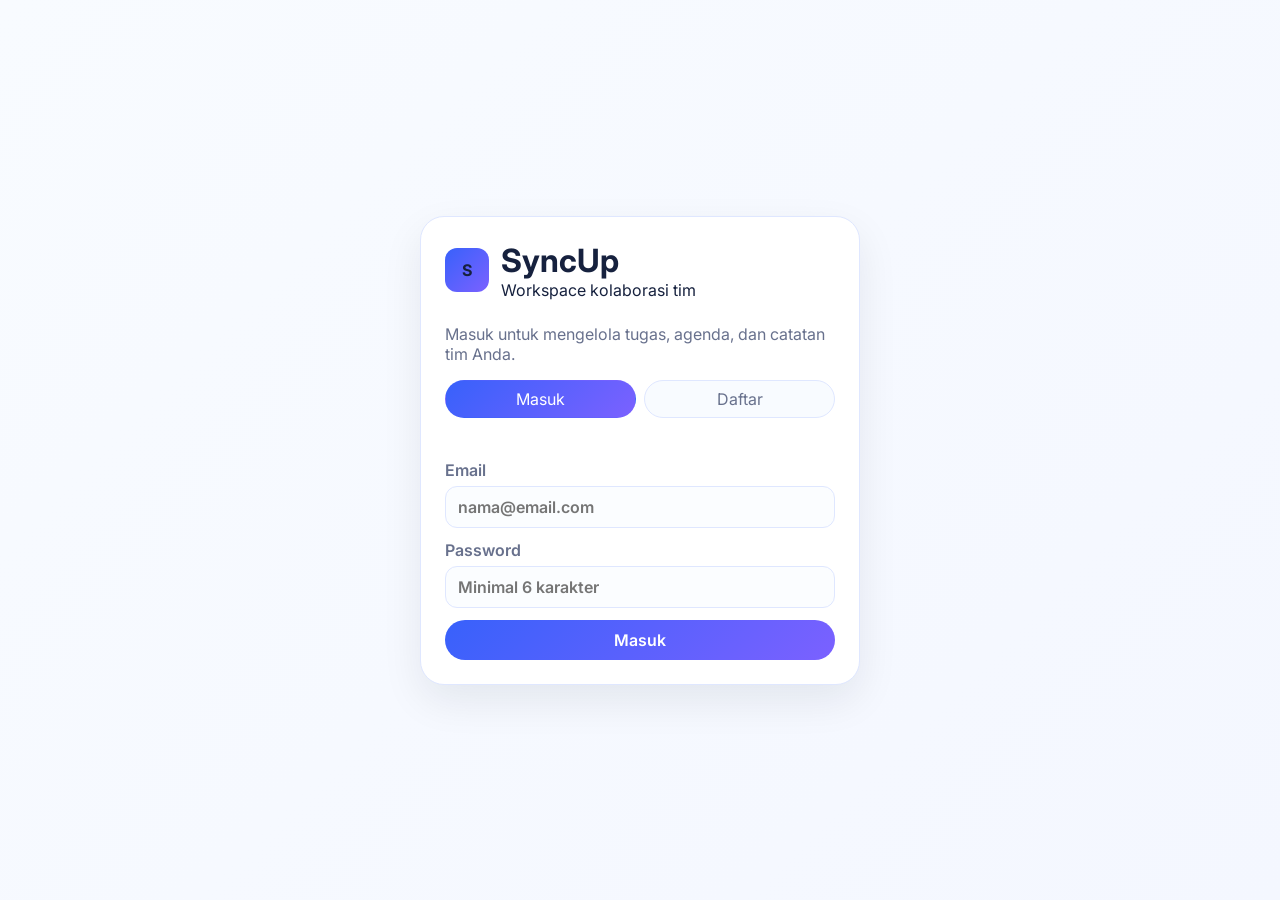
<file: index.html>
<!DOCTYPE html>
<html lang="id">
  <head>
    <meta charset="UTF-8" />
    <meta name="viewport" content="width=device-width, initial-scale=1.0" />
    <title>SyncUp - Aplikasi Kolaborasi Tim</title>
    <link rel="preconnect" href="https://fonts.googleapis.com" />
    <link rel="preconnect" href="https://fonts.gstatic.com" crossorigin />
    <link
      href="https://fonts.googleapis.com/css2?family=Inter:wght@400;500;600;700&display=swap"
      rel="stylesheet"
    />
    <link rel="stylesheet" href="styles.css" />
  </head>
  <body>
    <div id="authScreen" class="auth-screen">
      <div class="auth-card">
        <div class="auth-header">
          <div class="brand">
            <div class="brand-badge">S</div>
            <div>
              <h1>SyncUp</h1>
              <p>Workspace kolaborasi tim</p>
            </div>
          </div>
          <p class="auth-subtitle">Masuk untuk mengelola tugas, agenda, dan catatan tim Anda.</p>
        </div>

        <div class="auth-toggle">
          <button type="button" class="auth-tab active" data-auth-tab="login">Masuk</button>
          <button type="button" class="auth-tab" data-auth-tab="register">Daftar</button>
        </div>

        <div id="authMessage" class="auth-message" role="status"></div>

        <form id="loginForm" class="auth-form">
          <label>
            Email
            <input type="email" id="loginEmail" placeholder="nama@email.com" required />
          </label>
          <label>
            Password
            <input type="password" id="loginPassword" placeholder="Minimal 6 karakter" required />
          </label>
          <button class="primary-btn full" type="submit">Masuk</button>
        </form>

        <form id="registerForm" class="auth-form hidden">
          <label>
            Nama lengkap
            <input type="text" id="registerName" placeholder="Contoh: Alfi" required />
          </label>
          <label>
            Email
            <input type="email" id="registerEmail" placeholder="nama@email.com" required />
          </label>
          <label>
            Password
            <input type="password" id="registerPassword" placeholder="Minimal 6 karakter" required />
          </label>
          <label>
            Konfirmasi password
            <input type="password" id="registerConfirm" placeholder="Ulangi password" required />
          </label>
          <button class="primary-btn full" type="submit">Buat akun</button>
        </form>
      </div>
    </div>

    <script src="app.js"></script>
  </body>
</html>
</file>
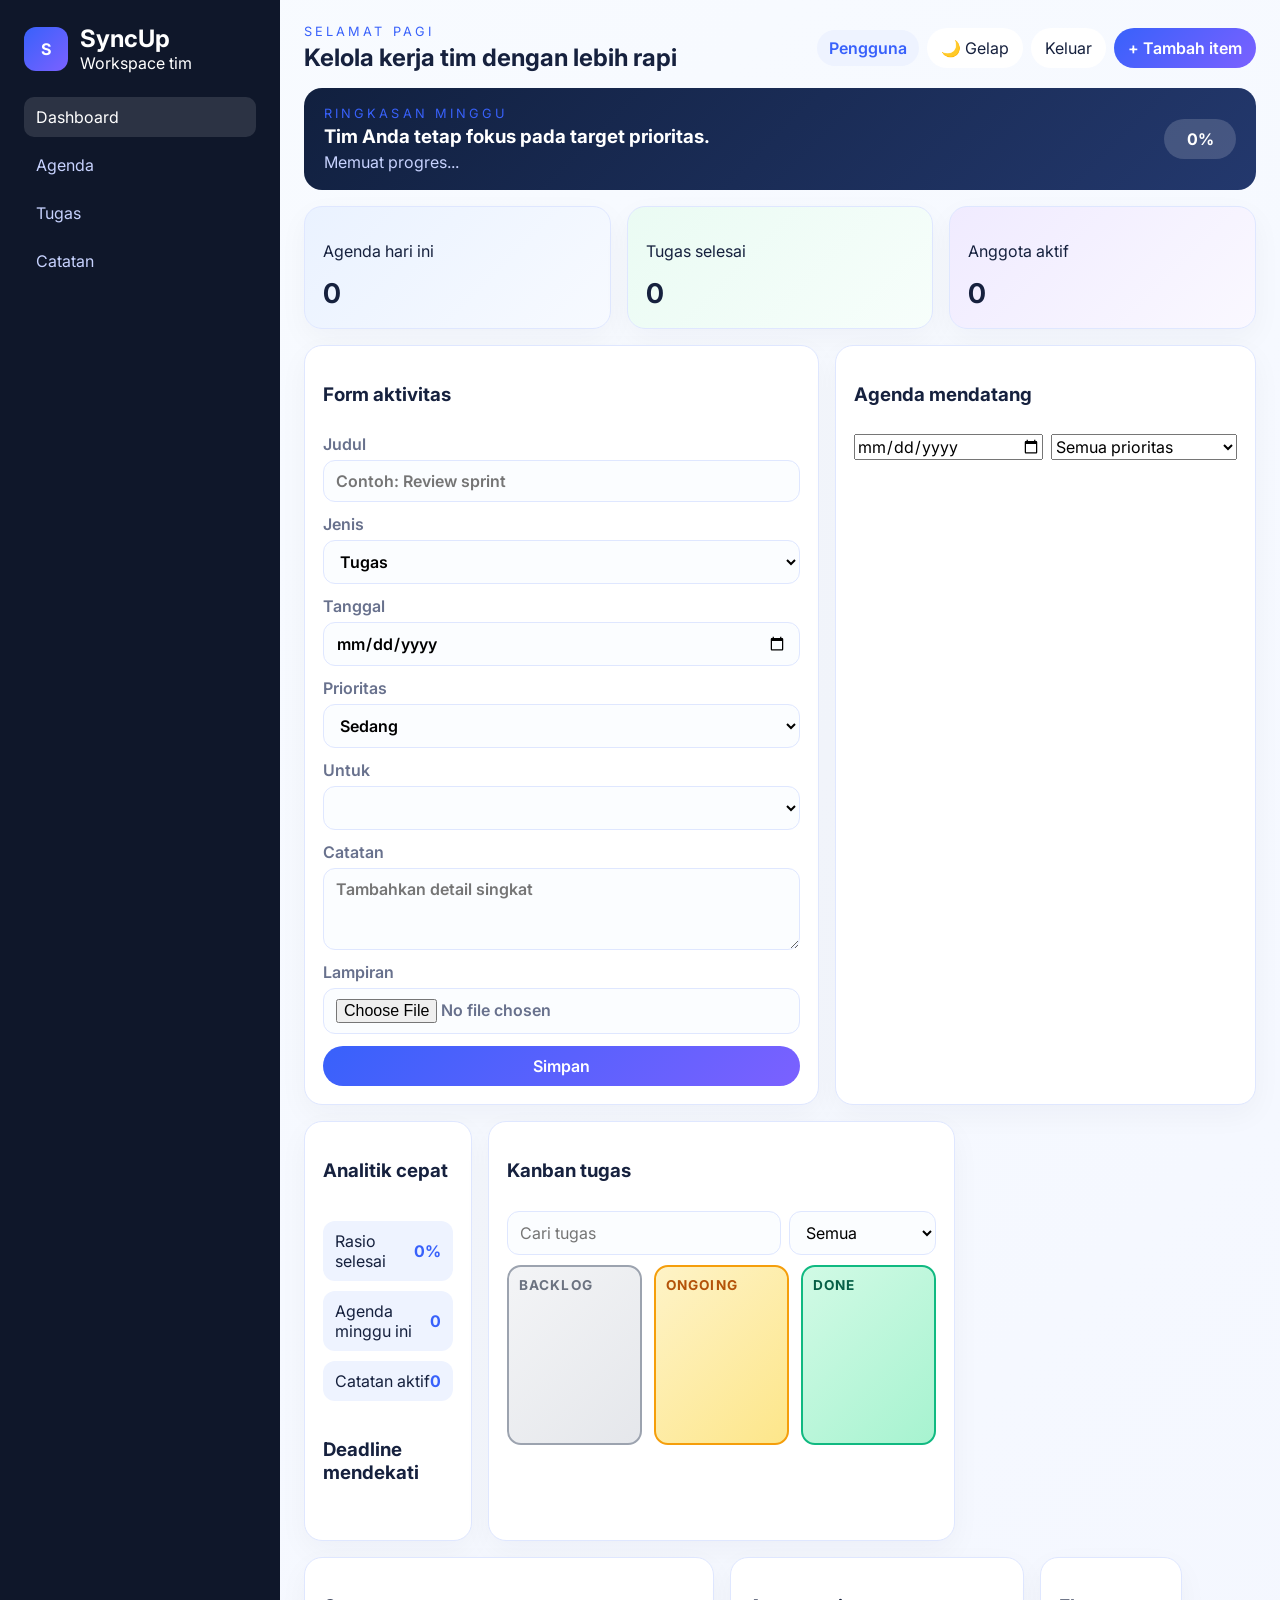
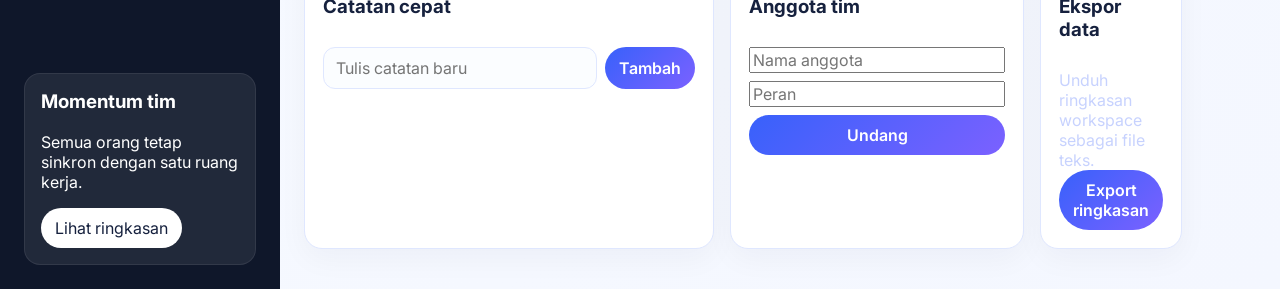
<file: app.html>
<!DOCTYPE html>
<html lang="id">
  <head>
    <meta charset="UTF-8" />
    <meta name="viewport" content="width=device-width, initial-scale=1.0" />
    <title>SyncUp - Dashboard</title>
    <link rel="preconnect" href="https://fonts.googleapis.com" />
    <link rel="preconnect" href="https://fonts.gstatic.com" crossorigin />
    <link
      href="https://fonts.googleapis.com/css2?family=Inter:wght@400;500;600;700&display=swap"
      rel="stylesheet"
    />
    <link rel="stylesheet" href="styles.css" />
  </head>
  <body>
    <div id="appShell" class="app-shell">
      <aside class="sidebar">
        <div>
          <div class="brand">
            <div class="brand-badge">S</div>
            <div>
              <h1>SyncUp</h1>
              <p>Workspace tim</p>
            </div>
          </div>

          <nav class="nav-links">
            <a class="active" href="#">Dashboard</a>
            <a href="#">Agenda</a>
            <a href="#">Tugas</a>
            <a href="#">Catatan</a>
          </nav>
        </div>

        <div class="sidebar-card">
          <h3>Momentum tim</h3>
          <p>Semua orang tetap sinkron dengan satu ruang kerja.</p>
          <button class="ghost-btn">Lihat ringkasan</button>
        </div>
      </aside>

      <main class="main-content">
        <header class="topbar">
          <div>
            <p class="eyebrow">Selamat pagi</p>
            <h2>Kelola kerja tim dengan lebih rapi</h2>
          </div>
          <div class="topbar-actions">
            <div class="user-pill">
              <span id="currentUserName">Pengguna</span>
            </div>
            <button id="themeToggle" class="ghost-btn" type="button">🌙 Gelap</button>
            <button id="logoutBtn" class="ghost-btn">Keluar</button>
            <button id="toggleForm" class="primary-btn">+ Tambah item</button>
          </div>
        </header>

        <section class="hero-card">
          <div>
            <p class="eyebrow">Ringkasan minggu</p>
            <h3>Tim Anda tetap fokus pada target prioritas.</h3>
            <p id="progressText" class="muted-text">Memuat progres...</p>
          </div>
          <div class="progress-pill" id="progressBar">0%</div>
        </section>

        <section class="stats-grid">
          <article class="stat-card accent-blue">
            <p>Agenda hari ini</p>
            <h3 id="todayCount">0</h3>
          </article>
          <article class="stat-card accent-green">
            <p>Tugas selesai</p>
            <h3 id="doneCount">0</h3>
          </article>
          <article class="stat-card accent-purple">
            <p>Anggota aktif</p>
            <h3 id="memberCount">0</h3>
          </article>
        </section>

        <section class="content-grid">
          <div class="panel">
            <div class="panel-header">
              <h3>Form aktivitas</h3>
            </div>
            <form id="itemForm" class="item-form">
              <label>
                Judul
                <input type="text" id="title" placeholder="Contoh: Review sprint" required />
              </label>
              <label>
                Jenis
                <select id="type">
                  <option value="task">Tugas</option>
                  <option value="event">Agenda</option>
                </select>
              </label>
              <label>
                Tanggal
                <input type="date" id="date" required />
              </label>
              <label>
                Prioritas
                <select id="priority">
                  <option value="Tinggi">Tinggi</option>
                  <option value="Sedang" selected>Sedang</option>
                  <option value="Rendah">Rendah</option>
                </select>
              </label>
              <label>
                Untuk
                <select id="assignee"></select>
              </label>
              <label>
                Catatan
                <textarea id="note" rows="3" placeholder="Tambahkan detail singkat"></textarea>
              </label>
              <label>
                Lampiran
                <input type="file" id="attachment" />
              </label>
              <button class="primary-btn full" type="submit">Simpan</button>
            </form>
          </div>

          <div class="panel">
            <div class="panel-header">
              <h3>Agenda mendatang</h3>
            </div>
            <div class="calendar-toolbar">
              <input type="date" id="calendarDate" />
              <select id="priorityFilter">
                <option value="all">Semua prioritas</option>
                <option value="Tinggi">Tinggi</option>
                <option value="Sedang">Sedang</option>
                <option value="Rendah">Rendah</option>
              </select>
            </div>
            <div id="eventsList" class="stack-list"></div>
          </div>
        </section>

        <section class="content-grid lower-grid">
          <div class="panel analytics-panel">
            <div class="panel-header">
              <h3>Analitik cepat</h3>
            </div>
            <div class="analytics-list">
              <div class="analytics-item">
                <span>Rasio selesai</span>
                <strong id="completionRate">0%</strong>
              </div>
              <div class="analytics-item">
                <span>Agenda minggu ini</span>
                <strong id="weekEvents">0</strong>
              </div>
              <div class="analytics-item">
                <span>Catatan aktif</span>
                <strong id="activeNotes">0</strong>
              </div>
            </div>
            <div class="panel-header deadline-header">
              <h3>Deadline mendekati</h3>
            </div>
            <div id="deadlineList" class="deadline-list"></div>
          </div>

          <div class="panel">
            <div class="panel-header">
              <h3>Kanban tugas</h3>
            </div>
            <div class="task-toolbar">
              <input id="taskSearch" type="text" placeholder="Cari tugas" />
              <select id="taskFilter">
                <option value="all">Semua</option>
                <option value="pending">Belum selesai</option>
                <option value="done">Selesai</option>
              </select>
            </div>
            <div class="kanban-board">
              <div class="kanban-column" data-status="backlog">
                <h4>Backlog</h4>
                <div id="backlogList" class="stack-list"></div>
              </div>
              <div class="kanban-column" data-status="ongoing">
                <h4>Ongoing</h4>
                <div id="ongoingList" class="stack-list"></div>
              </div>
              <div class="kanban-column" data-status="done">
                <h4>Done</h4>
                <div id="doneList" class="stack-list"></div>
              </div>
            </div>
          </div>
        </section>

        <section class="content-grid lower-grid">
          <div class="panel">
            <div class="panel-header">
              <h3>Catatan cepat</h3>
            </div>
            <form id="noteForm" class="note-form">
              <input id="noteInput" type="text" placeholder="Tulis catatan baru" required />
              <button class="primary-btn" type="submit">Tambah</button>
            </form>
            <div id="notesList" class="notes-list"></div>
          </div>

          <div class="panel">
            <div class="panel-header">
              <h3>Anggota tim</h3>
            </div>
            <form id="memberForm" class="member-form">
              <input id="memberName" type="text" placeholder="Nama anggota" required />
              <input id="memberRole" type="text" placeholder="Peran" required />
              <button class="primary-btn" type="submit">Undang</button>
            </form>
            <div id="membersList" class="members-list"></div>
          </div>

          <div class="panel">
            <div class="panel-header">
              <h3>Ekspor data</h3>
            </div>
            <p class="muted-text">Unduh ringkasan workspace sebagai file teks.</p>
            <button id="exportBtn" class="primary-btn full" type="button">Export ringkasan</button>
          </div>
        </section>
      </main>
    </div>

    <script src="app.js"></script>
  </body>
</html>
</file>
<file: styles.css>
:root {
    
  color-scheme: light;
  --bg: #f4f7ff;
  --surface: #ffffff;
  --surface-2: #eef3ff;
  --text: #16213e;
  --muted: #68718d;
  --blue: #3861fb;
  --green: #21b26b;
  --purple: #7b61ff;
  --border: #dfe7ff;
}

body.dark-theme {
  color-scheme: dark;
  --bg: #07111f;
  --surface: #0f172a;
  --surface-2: #14213d;
  --text: #f8fbff;
  --muted: #9fb0d0;
  --blue: #78a7ff;
  --green: #34d399;
  --purple: #9b8cff;
  --border: #24344f;
}

* {
  box-sizing: border-box;
}

body {
  margin: 0;
  font-family: 'Inter', sans-serif;
  background: linear-gradient(135deg, #f8fbff 0%, var(--bg) 100%);
  color: var(--text);
}

.hidden {
  display: none !important;
}

button,
input,
select,
textarea {
  font: inherit;
}

.auth-screen {
  min-height: 100vh;
  display: grid;
  place-items: center;
  padding: 24px;
  background: linear-gradient(135deg, #f8fbff 0%, var(--bg) 100%);
}

.auth-card {
  width: min(100%, 440px);
  background: var(--surface);
  border: 1px solid var(--border);
  border-radius: 24px;
  padding: 24px;
  box-shadow: 0 16px 40px rgba(15, 23, 42, 0.08);
}

.auth-header {
  margin-bottom: 16px;
}

.auth-subtitle {
  color: var(--muted);
  margin-top: 8px;
}

.auth-toggle {
  display: flex;
  gap: 8px;
  margin-bottom: 12px;
}

.auth-tab {
  flex: 1;
  border: 1px solid var(--border);
  background: #f8fbff;
  color: var(--muted);
  border-radius: 999px;
  padding: 8px 12px;
  cursor: pointer;
}

.auth-tab.active {
  background: linear-gradient(135deg, var(--blue), var(--purple));
  color: white;
  border-color: transparent;
}

.auth-message {
  min-height: 20px;
  margin-bottom: 10px;
  color: var(--blue);
  font-weight: 600;
}

.auth-form {
  display: grid;
  gap: 12px;
}

.auth-form label {
  display: grid;
  gap: 6px;
  font-weight: 600;
  color: var(--muted);
}

.auth-form input {
  border: 1px solid var(--border);
  border-radius: 12px;
  padding: 10px 12px;
  background: #fbfdff;
}

.app-shell {
  display: grid;
  grid-template-columns: 280px 1fr;
  min-height: 100vh;
}

.sidebar {
  background: #0f172a;
  color: white;
  padding: 24px;
  display: flex;
  flex-direction: column;
  justify-content: space-between;
}

.brand {
  display: flex;
  align-items: center;
  gap: 12px;
  margin-bottom: 24px;
}

.brand-badge {
  width: 44px;
  height: 44px;
  border-radius: 12px;
  display: grid;
  place-items: center;
  background: linear-gradient(135deg, var(--blue), var(--purple));
  font-weight: 700;
}

.brand h1,
.brand p {
  margin: 0;
}

.nav-links {
  display: grid;
  gap: 8px;
}

.nav-links a {
  color: #c7d2fe;
  text-decoration: none;
  padding: 10px 12px;
  border-radius: 10px;
}

.nav-links a.active,
.nav-links a:hover {
  background: rgba(255, 255, 255, 0.12);
  color: white;
}

.sidebar-card {
  background: rgba(255, 255, 255, 0.08);
  border: 1px solid rgba(255, 255, 255, 0.08);
  border-radius: 16px;
  padding: 16px;
}

.sidebar-card h3 {
  margin-top: 0;
}

.ghost-btn,
.primary-btn {
  border: 0;
  border-radius: 999px;
  padding: 10px 14px;
  cursor: pointer;
}

.primary-btn {
  background: linear-gradient(135deg, var(--blue), var(--purple));
  color: white;
  font-weight: 600;
}

.ghost-btn {
  background: white;
  color: var(--text);
}

.main-content {
  padding: 24px;
}

.topbar {
  display: flex;
  justify-content: space-between;
  align-items: center;
  margin-bottom: 16px;
  gap: 12px;
}

.topbar-actions {
  display: flex;
  align-items: center;
  gap: 8px;
}

.user-pill {
  background: #eef3ff;
  color: var(--blue);
  padding: 8px 12px;
  border-radius: 999px;
  font-weight: 600;
}

.hero-card {
  display: flex;
  justify-content: space-between;
  align-items: center;
  gap: 12px;
  background: linear-gradient(135deg, #11203f, #23386d);
  color: white;
  border-radius: 18px;
  padding: 18px 20px;
  margin-bottom: 16px;
}

.hero-card h3 {
  margin: 4px 0;
}

.muted-text {
  color: #c7d2fe;
  margin: 0;
}

.progress-pill {
  min-width: 72px;
  text-align: center;
  padding: 10px 14px;
  border-radius: 999px;
  background: rgba(255,255,255,0.16);
  font-weight: 700;
}

.eyebrow {
  text-transform: uppercase;
  letter-spacing: 0.24em;
  color: var(--blue);
  font-size: 0.8rem;
  margin: 0 0 4px;
}

.topbar h2 {
  margin: 0;
}

.stats-grid,
.content-grid {
  display: grid;
  gap: 16px;
}

.stats-grid {
  grid-template-columns: repeat(3, minmax(0, 1fr));
  margin-bottom: 16px;
}

.stat-card,
.panel {
  background: var(--surface);
  border: 1px solid var(--border);
  border-radius: 18px;
  padding: 18px;
  box-shadow: 0 10px 30px rgba(15, 23, 42, 0.04);
}

.stat-card h3 {
  font-size: 1.7rem;
  margin: 6px 0 0;
}

.accent-blue { background: linear-gradient(135deg, #eaf2ff, #f7faff); }
.accent-green { background: linear-gradient(135deg, #eafbf3, #f7fefb); }
.accent-purple { background: linear-gradient(135deg, #f0ebff, #faf8ff); }

.content-grid {
  grid-template-columns: 1.1fr 0.9fr;
  margin-bottom: 16px;
}

.lower-grid {
  grid-template-columns: 1fr 0.8fr 0.8fr 0.8fr;
}

.panel-header {
  display: flex;
  justify-content: space-between;
  align-items: center;
  margin-bottom: 10px;
}

.item-form {
  display: grid;
  gap: 12px;
}

.item-form label {
  display: grid;
  gap: 6px;
  font-weight: 600;
  color: var(--muted);
}

.item-form input,
.item-form select,
.item-form textarea,
.task-toolbar input,
.task-toolbar select,
.note-form input {
  border: 1px solid var(--border);
  border-radius: 12px;
  padding: 10px 12px;
  background: #fbfdff;
}

.full { width: 100%; }

.task-toolbar,
.calendar-toolbar {
  display: flex;
  gap: 8px;
  margin-bottom: 10px;
}

.task-toolbar input,
.calendar-toolbar input,
.calendar-toolbar select {
  flex: 1;
}

.note-form {
  display: flex;
  gap: 8px;
  margin-bottom: 10px;
}

.note-form input {
  flex: 1;
}

.member-form {
  display: grid;
  gap: 8px;
  margin-bottom: 10px;
}

.members-list {
  display: grid;
  gap: 8px;
}

.member-card {
  background: #f9fbff;
  border: 1px solid var(--border);
  border-radius: 12px;
  padding: 10px 12px;
}

.member-card strong {
  display: block;
  margin-bottom: 2px;
}

.stack-list {
  display: grid;
  gap: 10px;
}

.kanban-board {
  display: grid;
  grid-template-columns: repeat(3, minmax(0, 1fr));
  gap: 12px;
}

.kanban-column {
  background: var(--surface-2);
  border-radius: 14px;
  padding: 10px;
  min-height: 180px;
  border: 2px solid var(--border);
}

.kanban-column h4 {
  margin: 0 0 10px;
  text-transform: uppercase;
  font-size: 0.85rem;
  letter-spacing: 0.08em;
}

.kanban-column[data-status="backlog"] {
  border-color: #9ca3af;
  background: linear-gradient(135deg, #f3f4f6, #e5e7eb);
}

.kanban-column[data-status="backlog"] h4 {
  color: #6b7280;
}

body.dark-theme .kanban-column[data-status="backlog"] {
  background: linear-gradient(135deg, #1f2937, #374151);
  border-color: #4b5563;
}

body.dark-theme .kanban-column[data-status="backlog"] h4 {
  color: #d1d5db;
}

.kanban-column[data-status="ongoing"] {
  border-color: #f59e0b;
  background: linear-gradient(135deg, #fef3c7, #fde68a);
}

.kanban-column[data-status="ongoing"] h4 {
  color: #b45309;
}

body.dark-theme .kanban-column[data-status="ongoing"] {
  background: linear-gradient(135deg, #78350f, #92400e);
  border-color: #d97706;
}

body.dark-theme .kanban-column[data-status="ongoing"] h4 {
  color: #fcd34d;
}

.kanban-column[data-status="done"] {
  border-color: #10b981;
  background: linear-gradient(135deg, #d1fae5, #a7f3d0);
}

.kanban-column[data-status="done"] h4 {
  color: #065f46;
}

body.dark-theme .kanban-column[data-status="done"] {
  background: linear-gradient(135deg, #064e3b, #047857);
  border-color: #10b981;
}

body.dark-theme .kanban-column[data-status="done"] h4 {
  color: #6ee7b7;
}

.kanban-card {
  border: 1px solid rgba(0,0,0,0.1);
}

.kanban-card.done {
  opacity: 0.7;
}

.task-meta {
  font-size: 0.8rem;
  color: var(--muted);
  margin-bottom: 4px;
}

.list-item {
  background: var(--surface-2);
  border-radius: 12px;
  padding: 12px;
  display: flex;
  justify-content: space-between;
  align-items: center;
  gap: 10px;
}

.list-item.done {
  opacity: 0.7;
}

.list-item strong {
  display: block;
  margin-bottom: 4px;
}

.badge {
  padding: 4px 8px;
  border-radius: 999px;
  font-size: 0.75rem;
  font-weight: 700;
  background: #fff;
}

.notes-list {
  display: grid;
  gap: 10px;
}

.note-card {
  background: #f9fbff;
  border: 1px solid var(--border);
  border-radius: 12px;
  padding: 12px;
  display: flex;
  justify-content: space-between;
  align-items: center;
  gap: 8px;
}

.note-card button {
  border: 0;
  background: transparent;
  color: var(--blue);
  cursor: pointer;
  font-weight: 600;
}

.analytics-panel {
  display: flex;
  flex-direction: column;
  gap: 10px;
}

.analytics-list {
  display: grid;
  gap: 10px;
}

.analytics-item {
  display: flex;
  justify-content: space-between;
  align-items: center;
  padding: 10px 12px;
  border-radius: 12px;
  background: var(--surface-2);
}

.analytics-item strong {
  color: var(--blue);
}

.deadline-header {
  margin-top: 8px;
}

.deadline-list {
  display: grid;
  gap: 8px;
}

.deadline-item {
  padding: 10px 12px;
  border-radius: 12px;
  background: var(--surface-2);
  display: flex;
  justify-content: space-between;
  align-items: center;
  gap: 8px;
}

.deadline-item.urgent {
  border: 1px solid #f59e0b;
}

.deadline-item strong {
  display: block;
}

body.dark-theme .hero-card {
  background: linear-gradient(135deg, #0c1424, #18294d);
}

body.dark-theme .auth-card,
body.dark-theme .panel,
body.dark-theme .stat-card,
body.dark-theme .list-item,
body.dark-theme .member-card,
body.dark-theme .note-card,
body.dark-theme .auth-form input,
body.dark-theme .item-form input,
body.dark-theme .item-form select,
body.dark-theme .item-form textarea,
body.dark-theme .task-toolbar input,
body.dark-theme .task-toolbar select,
body.dark-theme .note-form input {
  background: var(--surface);
  color: var(--text);
}

@media (max-width: 900px) {
  .app-shell {
    grid-template-columns: 1fr;
  }

  .stats-grid,
  .content-grid,
  .lower-grid {
    grid-template-columns: 1fr;
  }

  .hero-card,
  .topbar,
  .task-toolbar,
  .note-form,
  .topbar-actions {
    flex-direction: column;
    align-items: stretch;
  }
}
</file>
